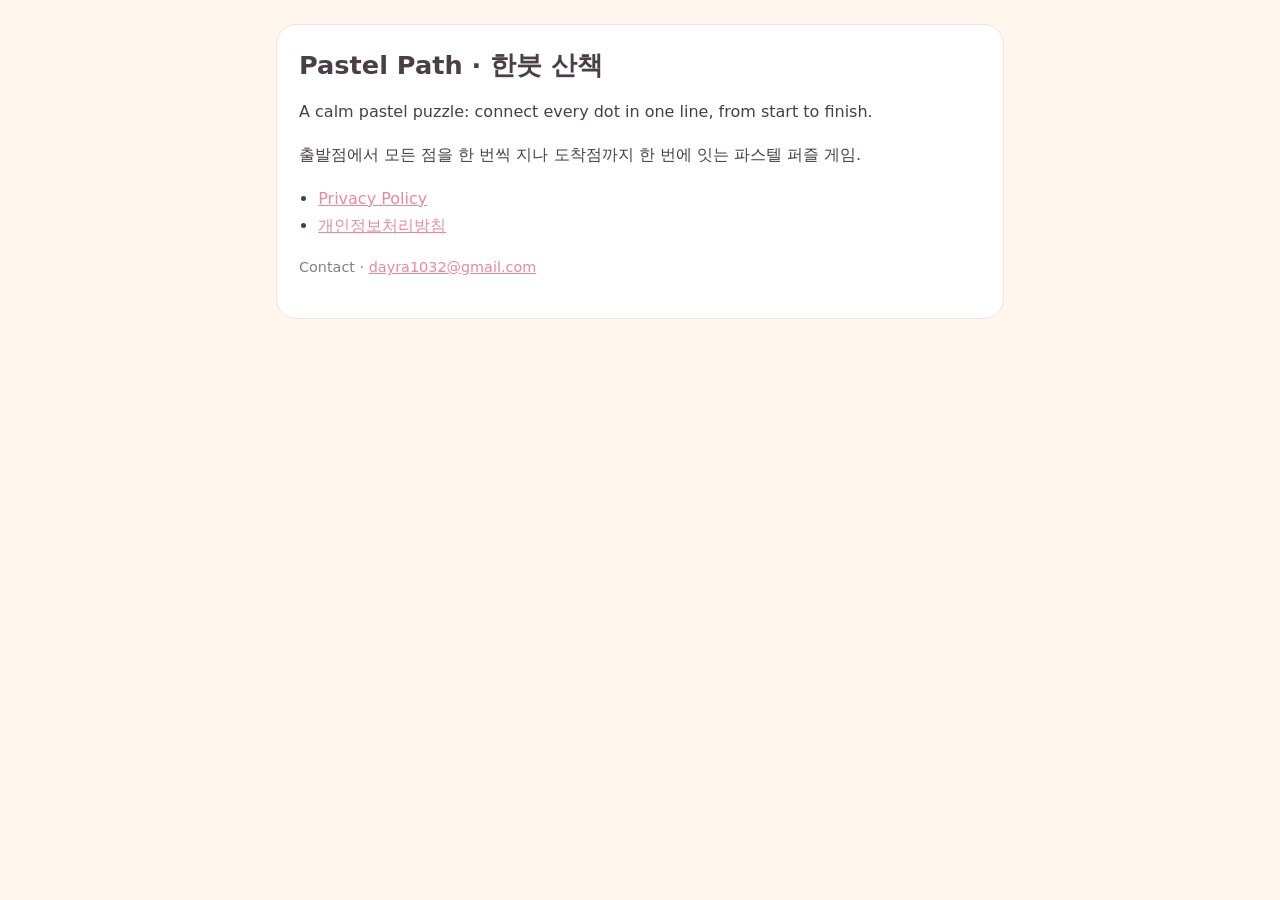
<file: index.html>
<!doctype html>
<html lang="en">
<head>
<meta charset="utf-8">
<meta name="viewport" content="width=device-width, initial-scale=1">
<title>Pastel Path</title>
<link rel="stylesheet" href="style.css">
</head>
<body>
<main>
  <div class="card">
    <h1>Pastel Path <span lang="ko">· 한붓 산책</span></h1>
    <p>A calm pastel puzzle: connect every dot in one line, from start to finish.</p>
    <p lang="ko">출발점에서 모든 점을 한 번씩 지나 도착점까지 한 번에 잇는 파스텔 퍼즐 게임.</p>
    <ul>
      <li><a href="privacy.html#en">Privacy Policy</a></li>
      <li><a href="privacy.html#ko">개인정보처리방침</a></li>
    </ul>
    <p class="date">Contact · <a href="mailto:dayra1032@gmail.com">dayra1032@gmail.com</a></p>
  </div>
</main>
</body>
</html>
</file>
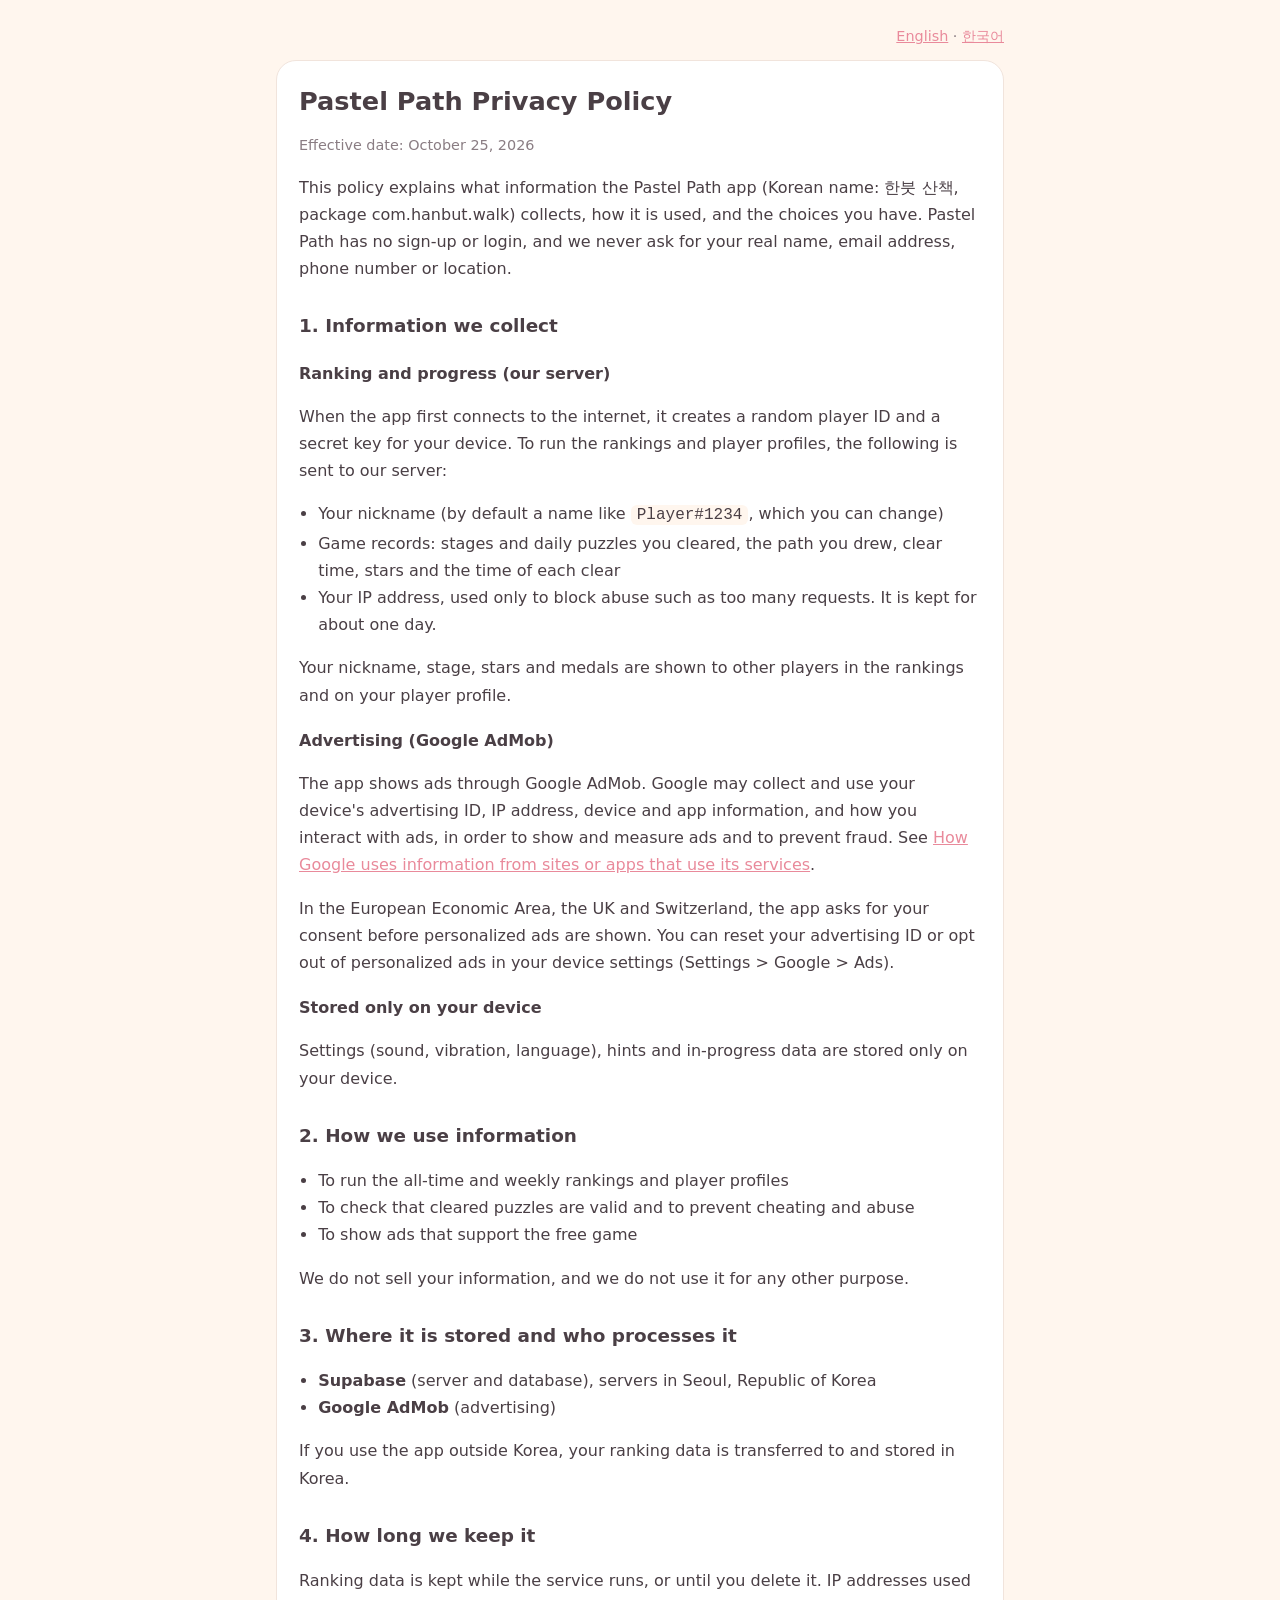
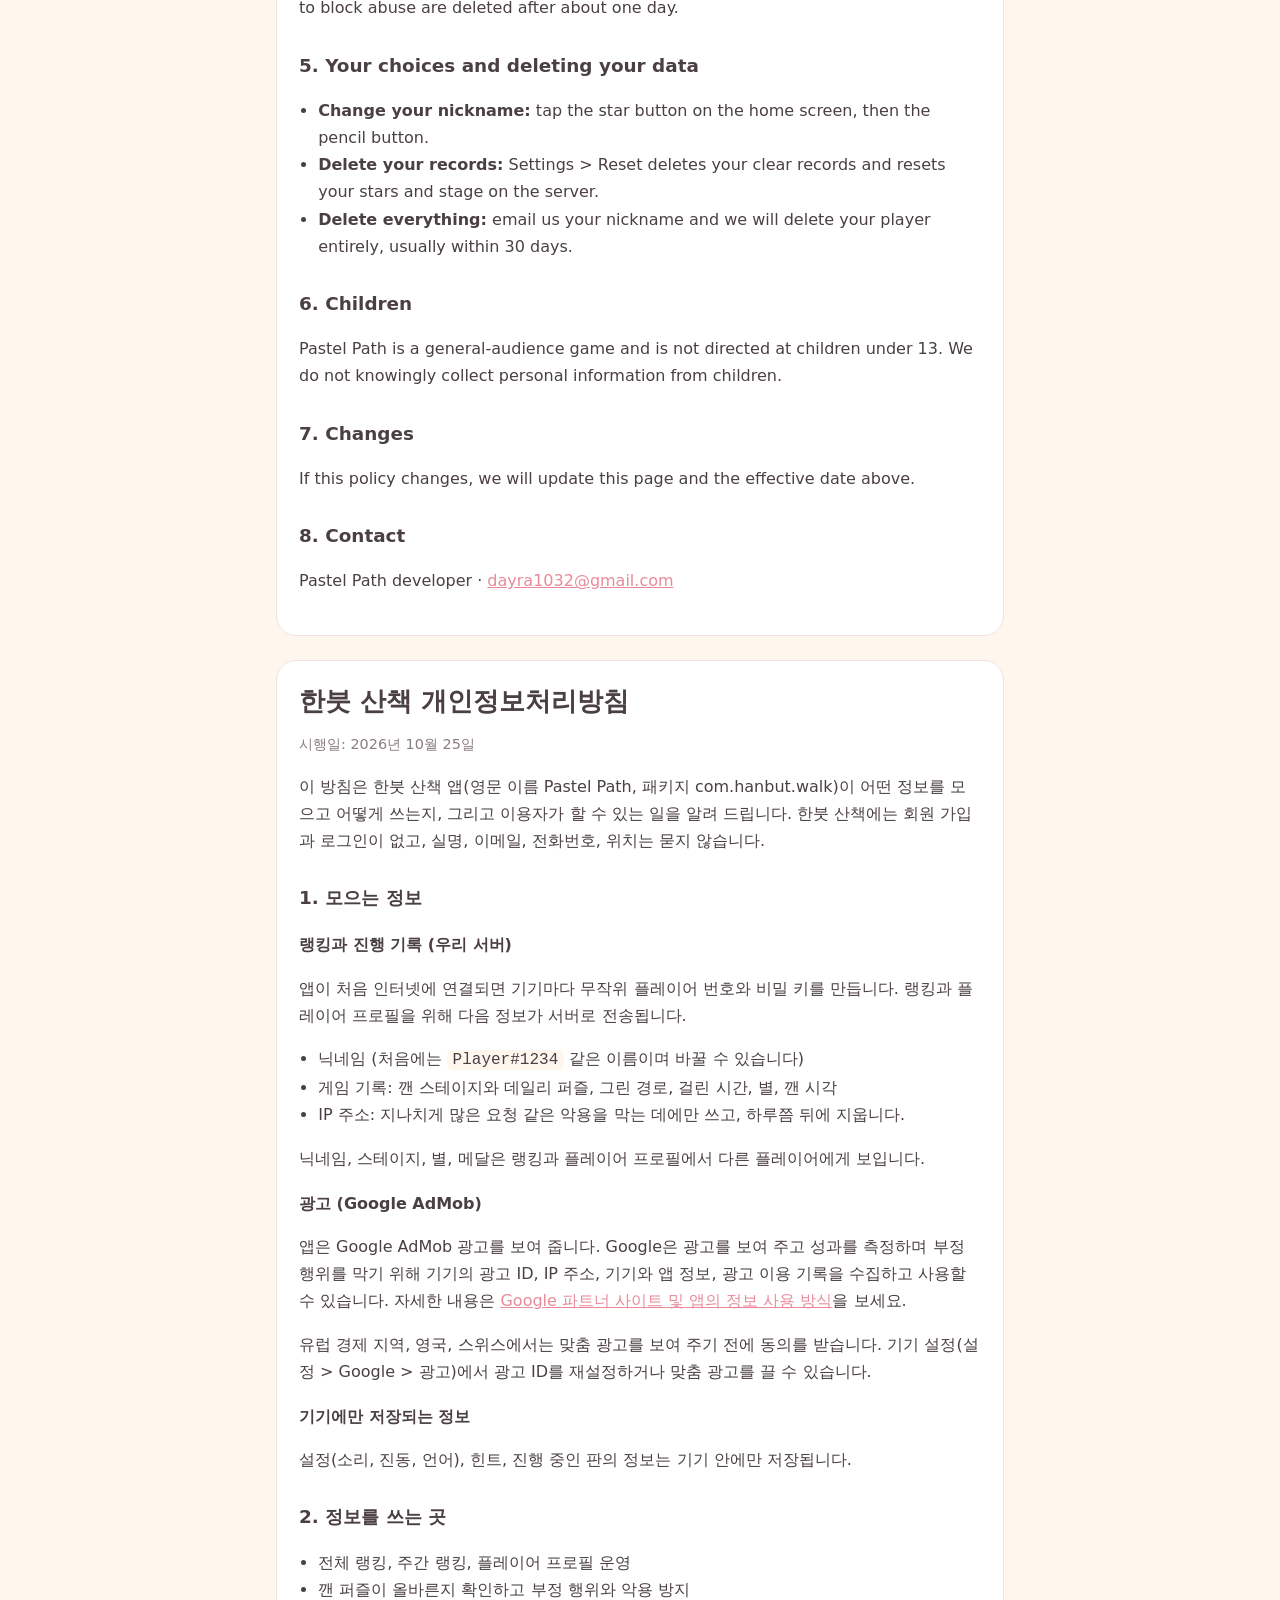
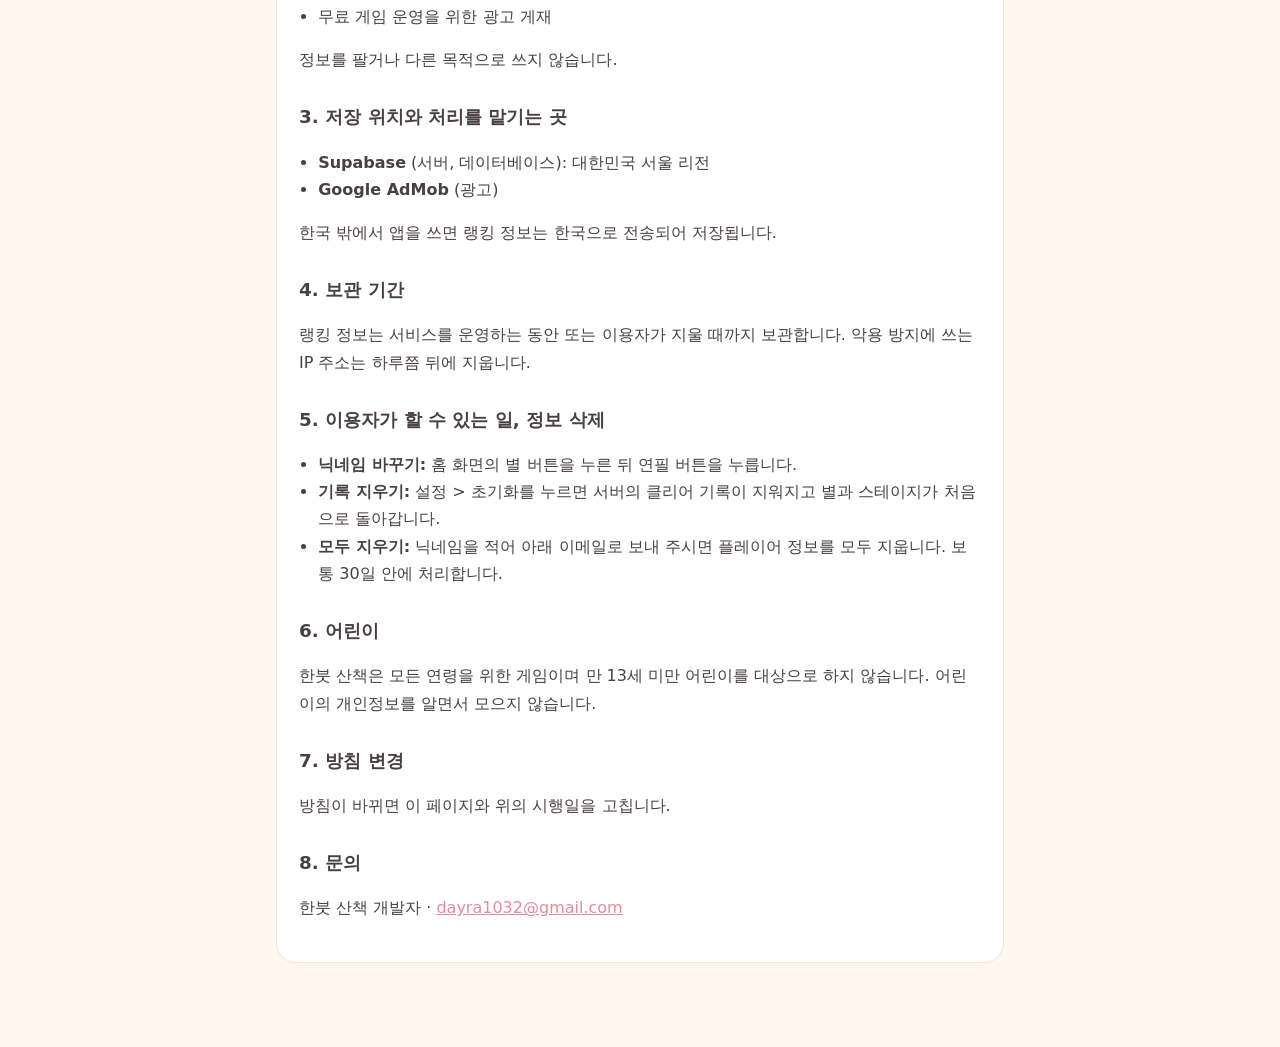
<file: privacy.html>
<!doctype html>
<html lang="en">
<head>
<meta charset="utf-8">
<meta name="viewport" content="width=device-width, initial-scale=1">
<title>Pastel Path Privacy Policy</title>
<link rel="stylesheet" href="style.css">
</head>
<body>
<main>
  <nav class="lang"><a href="#en">English</a> · <a href="#ko">한국어</a></nav>

  <article id="en">
    <h1>Pastel Path Privacy Policy</h1>
    <p class="date">Effective date: October 25, 2026</p>

    <p>This policy explains what information the Pastel Path app (Korean name: 한붓 산책, package com.hanbut.walk) collects, how it is used, and the choices you have. Pastel Path has no sign-up or login, and we never ask for your real name, email address, phone number or location.</p>

    <h2>1. Information we collect</h2>
    <h3>Ranking and progress (our server)</h3>
    <p>When the app first connects to the internet, it creates a random player ID and a secret key for your device. To run the rankings and player profiles, the following is sent to our server:</p>
    <ul>
      <li>Your nickname (by default a name like <code>Player#1234</code>, which you can change)</li>
      <li>Game records: stages and daily puzzles you cleared, the path you drew, clear time, stars and the time of each clear</li>
      <li>Your IP address, used only to block abuse such as too many requests. It is kept for about one day.</li>
    </ul>
    <p>Your nickname, stage, stars and medals are shown to other players in the rankings and on your player profile.</p>

    <h3>Advertising (Google AdMob)</h3>
    <p>The app shows ads through Google AdMob. Google may collect and use your device's advertising ID, IP address, device and app information, and how you interact with ads, in order to show and measure ads and to prevent fraud. See <a href="https://policies.google.com/technologies/partner-sites">How Google uses information from sites or apps that use its services</a>.</p>
    <p>In the European Economic Area, the UK and Switzerland, the app asks for your consent before personalized ads are shown. You can reset your advertising ID or opt out of personalized ads in your device settings (Settings &gt; Google &gt; Ads).</p>

    <h3>Stored only on your device</h3>
    <p>Settings (sound, vibration, language), hints and in-progress data are stored only on your device.</p>

    <h2>2. How we use information</h2>
    <ul>
      <li>To run the all-time and weekly rankings and player profiles</li>
      <li>To check that cleared puzzles are valid and to prevent cheating and abuse</li>
      <li>To show ads that support the free game</li>
    </ul>
    <p>We do not sell your information, and we do not use it for any other purpose.</p>

    <h2>3. Where it is stored and who processes it</h2>
    <ul>
      <li><strong>Supabase</strong> (server and database), servers in Seoul, Republic of Korea</li>
      <li><strong>Google AdMob</strong> (advertising)</li>
    </ul>
    <p>If you use the app outside Korea, your ranking data is transferred to and stored in Korea.</p>

    <h2>4. How long we keep it</h2>
    <p>Ranking data is kept while the service runs, or until you delete it. IP addresses used to block abuse are deleted after about one day.</p>

    <h2>5. Your choices and deleting your data</h2>
    <ul>
      <li><strong>Change your nickname:</strong> tap the star button on the home screen, then the pencil button.</li>
      <li><strong>Delete your records:</strong> Settings &gt; Reset deletes your clear records and resets your stars and stage on the server.</li>
      <li><strong>Delete everything:</strong> email us your nickname and we will delete your player entirely, usually within 30 days.</li>
    </ul>

    <h2>6. Children</h2>
    <p>Pastel Path is a general-audience game and is not directed at children under 13. We do not knowingly collect personal information from children.</p>

    <h2>7. Changes</h2>
    <p>If this policy changes, we will update this page and the effective date above.</p>

    <h2>8. Contact</h2>
    <p>Pastel Path developer · <a href="mailto:dayra1032@gmail.com">dayra1032@gmail.com</a></p>
  </article>

  <article id="ko" lang="ko">
    <h1>한붓 산책 개인정보처리방침</h1>
    <p class="date">시행일: 2026년 10월 25일</p>

    <p>이 방침은 한붓 산책 앱(영문 이름 Pastel Path, 패키지 com.hanbut.walk)이 어떤 정보를 모으고 어떻게 쓰는지, 그리고 이용자가 할 수 있는 일을 알려 드립니다. 한붓 산책에는 회원 가입과 로그인이 없고, 실명, 이메일, 전화번호, 위치는 묻지 않습니다.</p>

    <h2>1. 모으는 정보</h2>
    <h3>랭킹과 진행 기록 (우리 서버)</h3>
    <p>앱이 처음 인터넷에 연결되면 기기마다 무작위 플레이어 번호와 비밀 키를 만듭니다. 랭킹과 플레이어 프로필을 위해 다음 정보가 서버로 전송됩니다.</p>
    <ul>
      <li>닉네임 (처음에는 <code>Player#1234</code> 같은 이름이며 바꿀 수 있습니다)</li>
      <li>게임 기록: 깬 스테이지와 데일리 퍼즐, 그린 경로, 걸린 시간, 별, 깬 시각</li>
      <li>IP 주소: 지나치게 많은 요청 같은 악용을 막는 데에만 쓰고, 하루쯤 뒤에 지웁니다.</li>
    </ul>
    <p>닉네임, 스테이지, 별, 메달은 랭킹과 플레이어 프로필에서 다른 플레이어에게 보입니다.</p>

    <h3>광고 (Google AdMob)</h3>
    <p>앱은 Google AdMob 광고를 보여 줍니다. Google은 광고를 보여 주고 성과를 측정하며 부정 행위를 막기 위해 기기의 광고 ID, IP 주소, 기기와 앱 정보, 광고 이용 기록을 수집하고 사용할 수 있습니다. 자세한 내용은 <a href="https://policies.google.com/technologies/partner-sites?hl=ko">Google 파트너 사이트 및 앱의 정보 사용 방식</a>을 보세요.</p>
    <p>유럽 경제 지역, 영국, 스위스에서는 맞춤 광고를 보여 주기 전에 동의를 받습니다. 기기 설정(설정 &gt; Google &gt; 광고)에서 광고 ID를 재설정하거나 맞춤 광고를 끌 수 있습니다.</p>

    <h3>기기에만 저장되는 정보</h3>
    <p>설정(소리, 진동, 언어), 힌트, 진행 중인 판의 정보는 기기 안에만 저장됩니다.</p>

    <h2>2. 정보를 쓰는 곳</h2>
    <ul>
      <li>전체 랭킹, 주간 랭킹, 플레이어 프로필 운영</li>
      <li>깬 퍼즐이 올바른지 확인하고 부정 행위와 악용 방지</li>
      <li>무료 게임 운영을 위한 광고 게재</li>
    </ul>
    <p>정보를 팔거나 다른 목적으로 쓰지 않습니다.</p>

    <h2>3. 저장 위치와 처리를 맡기는 곳</h2>
    <ul>
      <li><strong>Supabase</strong> (서버, 데이터베이스): 대한민국 서울 리전</li>
      <li><strong>Google AdMob</strong> (광고)</li>
    </ul>
    <p>한국 밖에서 앱을 쓰면 랭킹 정보는 한국으로 전송되어 저장됩니다.</p>

    <h2>4. 보관 기간</h2>
    <p>랭킹 정보는 서비스를 운영하는 동안 또는 이용자가 지울 때까지 보관합니다. 악용 방지에 쓰는 IP 주소는 하루쯤 뒤에 지웁니다.</p>

    <h2>5. 이용자가 할 수 있는 일, 정보 삭제</h2>
    <ul>
      <li><strong>닉네임 바꾸기:</strong> 홈 화면의 별 버튼을 누른 뒤 연필 버튼을 누릅니다.</li>
      <li><strong>기록 지우기:</strong> 설정 &gt; 초기화를 누르면 서버의 클리어 기록이 지워지고 별과 스테이지가 처음으로 돌아갑니다.</li>
      <li><strong>모두 지우기:</strong> 닉네임을 적어 아래 이메일로 보내 주시면 플레이어 정보를 모두 지웁니다. 보통 30일 안에 처리합니다.</li>
    </ul>

    <h2>6. 어린이</h2>
    <p>한붓 산책은 모든 연령을 위한 게임이며 만 13세 미만 어린이를 대상으로 하지 않습니다. 어린이의 개인정보를 알면서 모으지 않습니다.</p>

    <h2>7. 방침 변경</h2>
    <p>방침이 바뀌면 이 페이지와 위의 시행일을 고칩니다.</p>

    <h2>8. 문의</h2>
    <p>한붓 산책 개발자 · <a href="mailto:dayra1032@gmail.com">dayra1032@gmail.com</a></p>
  </article>
</main>
</body>
</html>
</file>
<file: style.css>
:root {
  --bg: #fff6ee;
  --card: #ffffff;
  --ink: #4a3f45;
  --muted: #8a7d83;
  --accent: #e98a9b;
  --line: #f1e4dc;
}
@media (prefers-color-scheme: dark) {
  :root {
    --bg: #2a2427;
    --card: #342d31;
    --ink: #f3e9ee;
    --muted: #b9abb1;
    --accent: #f2a3b2;
    --line: #463c41;
  }
}
* { box-sizing: border-box; }
body {
  margin: 0;
  background: var(--bg);
  color: var(--ink);
  font: 16px/1.7 system-ui, -apple-system, "Segoe UI", "Apple SD Gothic Neo", "Malgun Gothic", sans-serif;
}
main { max-width: 760px; margin: 0 auto; padding: 24px 16px 64px; }
article, .card {
  background: var(--card);
  border: 1px solid var(--line);
  border-radius: 20px;
  padding: 24px 22px;
  margin-bottom: 24px;
}
h1 { font-size: 1.6rem; line-height: 1.3; margin: 0 0 4px; }
h2 { font-size: 1.15rem; margin: 28px 0 8px; }
h3 { font-size: 1rem; margin: 18px 0 6px; }
.date, .lang { color: var(--muted); font-size: .9rem; }
.lang { text-align: right; margin-bottom: 12px; }
a { color: var(--accent); }
ul { padding-left: 1.2em; }
code { background: var(--bg); border-radius: 6px; padding: 1px 6px; }
</file>
